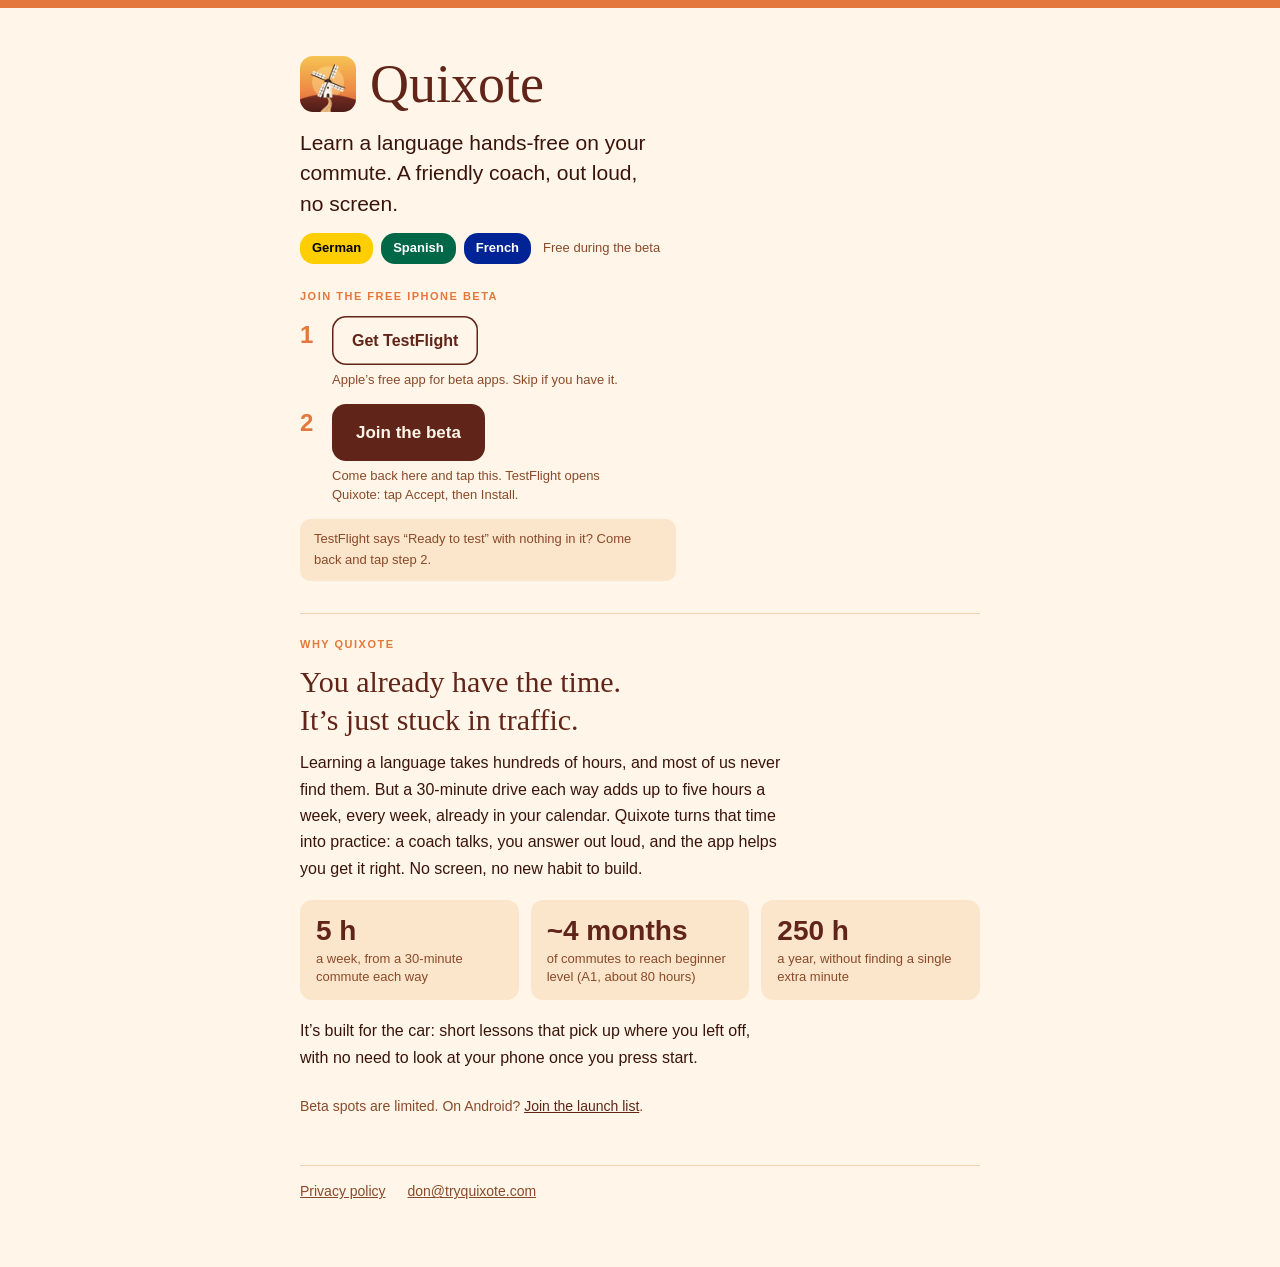
<file: index.html>
<!doctype html>
<html lang="en">
<head>
<meta charset="utf-8">
<meta name="viewport" content="width=device-width, initial-scale=1">
<title>Quixote · Learn a language on your commute</title>
<meta name="description" content="Learn a language hands-free on your commute. A friendly coach, out loud, no screen. German, Spanish and French.">
<meta property="og:title" content="Quixote">
<meta property="og:description" content="Learn a language hands-free on your commute.">
<meta property="og:image" content="https://tryquixote.com/icon.png">
<meta name="theme-color" content="#FFF6E9">
<link rel="icon" href="/favicon.png">
<link rel="apple-touch-icon" href="/apple-touch-icon.png">
<link rel="stylesheet" href="/style.css">
<script>
!function(t,e){var o,n,p,r;e.__SV||(window.posthog=e,e._i=[],e.init=function(i,s,a){function g(t,e){var o=e.split(".");2==o.length&&(t=t[o[0]],e=o[1]),t[e]=function(){t.push([e].concat(Array.prototype.slice.call(arguments,0)))}}(p=t.createElement("script")).type="text/javascript",p.crossOrigin="anonymous",p.async=!0,p.src=s.api_host.replace(".i.posthog.com","-assets.i.posthog.com")+"/static/array.js",(r=t.getElementsByTagName("script")[0]).parentNode.insertBefore(p,r);var u=e;for(void 0!==a?u=e[a]=[]:a="posthog",u.people=u.people||[],u.toString=function(t){var e="posthog";return"posthog"!==a&&(e+="."+a),t||(e+=" (stub)"),e},u.people.toString=function(){return u.toString(1)+".people (stub)"},o="capture identify alias people.set people.set_once set_config register register_once unregister opt_out_capturing has_opted_out_capturing opt_in_capturing reset".split(" "),n=0;n<o.length;n++)g(u,o[n]);e._i.push([i,s,a])},e.__SV=1)}(document,window.posthog||[]);
// Cookieless: nothing is stored in the browser, so each visit counts on its own.
posthog.init('phc_tbbDS4yvVKEzCw4Qt7cYKvXrkmRtzE3b4XZtyAKqno43', {
  api_host: 'https://us.i.posthog.com',
  persistence: 'memory',
  person_profiles: 'identified_only',
  autocapture: false,
  capture_pageview: true,
  capture_pageleave: false,
  disable_session_recording: true,
  disable_surveys: true,
  advanced_disable_feature_flags: true
});
posthog.register({ source: 'website' });
document.addEventListener('click', function (e) {
  var a = e.target.closest && e.target.closest('a[href]');
  if (!a) return;
  var h = a.href, ev = null;
  if (h.indexOf('testflight.apple.com/join') > -1) ev = 'site_beta_clicked';
  else if (h.indexOf('apps.apple.com/app/testflight') > -1) ev = 'site_testflight_app_clicked';
  else if (h.indexOf('tally.so') > -1) ev = 'site_launch_list_clicked';
  if (ev) posthog.capture(ev, { link_text: (a.textContent || '').trim().slice(0, 60), path: location.pathname }, { transport: 'sendBeacon' });
});
</script>
</head>
<body>
<main class="page">
  <div class="brand">
    <img src="/icon.png" alt="">
    <p class="brand-name">Quixote</p>
  </div>
  <p class="lede">Learn a language hands-free on your commute. A friendly coach, out loud, no screen.</p>
  <div class="chips">
    <span class="chip de">German</span>
    <span class="chip es">Spanish</span>
    <span class="chip fr">French</span>
    <span class="chip-note">Free during the beta</span>
  </div>

  <div class="join">
    <p class="eyebrow">JOIN THE FREE IPHONE BETA</p>
    <div class="join-step">
      <b>1</b>
      <div><a class="button secondary" href="https://apps.apple.com/app/testflight/id899247664">Get TestFlight</a><span>Apple’s free app for beta apps. Skip if you have it.</span></div>
    </div>
    <div class="join-step">
      <b>2</b>
      <div><a class="button" href="https://testflight.apple.com/join/cpmCqY84">Join the beta</a><span>Come back here and tap this. TestFlight opens Quixote: tap Accept, then Install.</span></div>
    </div>
    <p class="join-tip">TestFlight says “Ready to test” with nothing in it? Come back and tap step 2.</p>
  </div>

  <section class="section">
    <p class="eyebrow">WHY QUIXOTE</p>
    <p class="headline">You already have the time. It’s just stuck in traffic.</p>
    <p class="body">Learning a language takes hundreds of hours, and most of us never find them. But a 30-minute drive each way adds up to five hours a week, every week, already in your calendar. Quixote turns that time into practice: a coach talks, you answer out loud, and the app helps you get it right. No screen, no new habit to build.</p>
    <div class="stats">
      <div class="stat"><b>5 h</b><span>a week, from a 30-minute commute each way</span></div>
      <div class="stat"><b>~4 months</b><span>of commutes to reach beginner level (A1, about 80 hours)</span></div>
      <div class="stat"><b>250 h</b><span>a year, without finding a single extra minute</span></div>
    </div>
    <p class="body">It’s built for the car: short lessons that pick up where you left off, with no need to look at your phone once you press start.</p>
  </section>

  <p class="small">Beta spots are limited. On Android? <a href="https://tally.so/r/Z9oGxv">Join the launch list</a>.</p>

  <footer>
    <a href="/privacy/">Privacy policy</a>
    <a href="mailto:don@tryquixote.com">don@tryquixote.com</a>
  </footer>
</main>
<script>
// Invite links from profiles (tryquixote.com/?ref=CODE): pass the inviter's code on to the
// launch-list form, so both people get their 3 free months.
(function () {
  var ref = new URLSearchParams(location.search).get('ref');
  if (!ref || !/^[a-z0-9]{4,16}$/i.test(ref)) return;
  document.querySelectorAll('a[href*="tally.so"]').forEach(function (a) {
    var u = new URL(a.href); u.searchParams.set('ref', ref); a.href = u.toString();
  });
})();
</script>
</body>
</html>
</file>
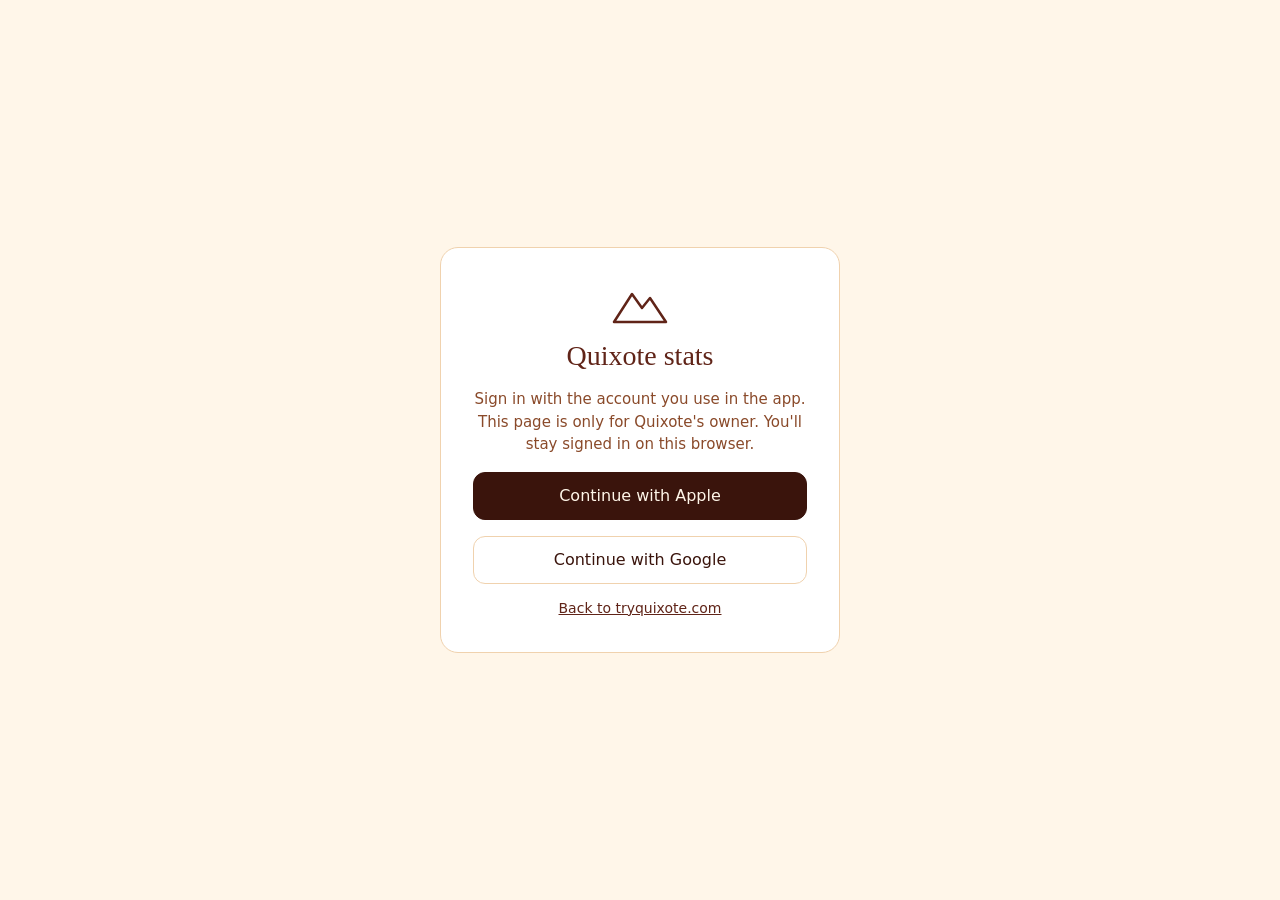
<file: admin/index.html>
<!doctype html>
<html lang="en">
<head>
<meta charset="utf-8">
<meta name="viewport" content="width=device-width, initial-scale=1">
<title>Quixote stats</title>
<meta name="robots" content="noindex, nofollow">
<link rel="icon" href="/favicon.png">
<link rel="apple-touch-icon" href="/apple-touch-icon.png">
<!--
  Private stats page (Nov 25, 2026): tryquixote.com/admin/
  Sign in with Apple or Google (the same Supabase accounts as the app). The page calls the
  Supabase Edge Function `admin-stats`, which only answers for the owner's user id and
  fetches the PostHog endpoint `quixote_admin_daily` server-side. No secrets live here:
  the key below is Supabase's publishable key (public by design).
  Staying signed in: the session is kept in this browser's localStorage and refreshed
  automatically, so a bookmark opens straight to the stats.
  No PostHog snippet on purpose: the owner's visits here shouldn't count as site traffic.
-->
<style>
  :root { --bg:#FFF6E9; --tile:#FBE6CC; --line:#F0D2AE; --ink:#3A140C; --muted:#8A4A2A; --accent:#E4783C; --second:#602418; --head:Georgia,'Times New Roman',serif; --body:-apple-system,system-ui,'Segoe UI',Helvetica,Arial,sans-serif; }
  * { box-sizing: border-box; }
  body { margin: 0; background: var(--bg); color: var(--ink); font-family: var(--body); }
  a { color: var(--second); }
  .wrap { max-width: 1160px; margin: 0 auto; padding: 32px 24px 56px; display: flex; flex-direction: column; gap: 24px; }
  header { display: flex; flex-wrap: wrap; align-items: center; justify-content: space-between; gap: 16px; }
  .title { margin: 0; font-family: var(--head); font-size: 30px; color: var(--second); }
  .lbl { font-size: 13px; color: var(--muted); margin: 0; }
  .controls { display: flex; flex-wrap: wrap; align-items: center; gap: 10px; }
  .seg { display: flex; background: var(--tile); border-radius: 999px; padding: 4px; }
  .seg button { border: 0; background: transparent; color: var(--second); font: inherit; font-size: 14px; padding: 10px 16px; border-radius: 999px; cursor: pointer; }
  .seg button[aria-pressed="true"] { background: var(--second); color: var(--bg); }
  .check { display: flex; align-items: center; gap: 8px; font-size: 14px; color: var(--second); padding: 10px 4px; }
  .check input { width: 18px; height: 18px; accent-color: var(--second); }
  .linkbtn { background: none; border: 0; font: inherit; font-size: 14px; color: var(--second); text-decoration: underline; cursor: pointer; padding: 10px 4px; }
  .grid4 { display: grid; grid-template-columns: repeat(auto-fit, minmax(220px, 1fr)); gap: 16px; }
  .grid2 { display: grid; grid-template-columns: repeat(auto-fit, minmax(min(420px, 100%), 1fr)); gap: 16px; }
  .grid3 { display: grid; grid-template-columns: repeat(auto-fit, minmax(min(300px, 100%), 1fr)); gap: 16px; }
  .card { background: #fff; border: 1px solid var(--line); border-radius: 14px; padding: 20px; min-width: 0; }
  .big { font-family: var(--head); font-size: 40px; margin: 6px 0 4px; }
  h2 { font-family: var(--head); font-size: 20px; font-weight: normal; margin: 0 0 14px; }
  .bars { display: flex; align-items: flex-end; gap: 3px; height: 160px; border-bottom: 1px solid var(--line); }
  .bars div { flex: 1; min-width: 2px; border-radius: 3px 3px 0 0; }
  .axis { display: flex; justify-content: space-between; margin-top: 8px; }
  .meter { height: 10px; background: var(--tile); border-radius: 5px; margin-top: 6px; }
  .meter div { height: 10px; background: var(--accent); border-radius: 5px; }
  table { width: 100%; border-collapse: collapse; font-size: 14px; }
  td, th { padding: 8px 6px; border-bottom: 1px solid var(--line); }
  th { color: var(--muted); font-weight: normal; }
  .center { min-height: 100vh; display: flex; align-items: center; justify-content: center; padding: 24px; }
  .signin { width: 100%; max-width: 400px; background: #fff; border: 1px solid var(--line); border-radius: 18px; padding: 36px 32px; display: flex; flex-direction: column; gap: 16px; text-align: center; }
  .btn { display: flex; align-items: center; justify-content: center; gap: 10px; min-height: 48px; border-radius: 12px; text-decoration: none; font-size: 16px; border: 1px solid var(--line); background: #fff; color: var(--ink); cursor: pointer; font-family: inherit; }
  .btn.dark { background: var(--ink); color: var(--bg); border-color: var(--ink); }
  .note { background: var(--tile); border-radius: 10px; padding: 12px; font-size: 14px; color: var(--second); line-height: 1.45; }
  [hidden] { display: none !important; }
</style>
</head>
<body>

<div id="signin" class="center" hidden>
  <div class="signin">
    <svg aria-hidden="true" width="56" height="40" viewBox="0 0 56 40" style="margin:0 auto"><path d="M2 38 L20 10 L30 24 L38 14 L54 38 Z" fill="none" stroke="#602418" stroke-width="2.5" stroke-linejoin="round"/></svg>
    <p class="title" style="font-size:28px">Quixote stats</p>
    <p id="signin-msg" style="margin:0;font-size:15px;color:var(--muted);line-height:1.5">Sign in with the account you use in the app. This page is only for Quixote's owner. You'll stay signed in on this browser.</p>
    <button class="btn dark" data-provider="apple" type="button">Continue with Apple</button>
    <button class="btn" data-provider="google" type="button">Continue with Google</button>
    <a href="/" style="font-size:14px">Back to tryquixote.com</a>
  </div>
</div>

<div id="denied" class="center" hidden>
  <div class="signin">
    <p class="title" style="font-size:28px">This page isn't for your account</p>
    <p id="denied-msg" class="note"></p>
    <button class="btn" id="denied-out" type="button">Sign out</button>
    <a href="/" style="font-size:14px">Back to tryquixote.com</a>
  </div>
</div>

<div id="loading" class="center"><p class="lbl" role="status">Loading…</p></div>

<main id="stats" class="wrap" hidden>
  <header>
    <div style="display:flex;flex-direction:column;gap:4px">
      <h1 class="title">Quixote · Stats</h1>
      <p class="lbl" id="updated">Private. Only your account can open this page.</p>
    </div>
    <div class="controls">
      <div class="seg" role="group" aria-label="Date range">
        <button type="button" data-days="7" aria-pressed="false">7 days</button>
        <button type="button" data-days="30" aria-pressed="true">30 days</button>
        <button type="button" data-days="90" aria-pressed="false">90 days</button>
      </div>
      <label class="check"><input type="checkbox" id="owner">Include my phones</label>
      <button class="linkbtn" id="signout" type="button">Sign out</button>
    </div>
  </header>

  <section class="grid4" aria-label="Headline numbers">
    <div class="card"><p class="lbl">Total learners</p><p class="big" id="k-learners">–</p><p class="lbl">All time · spoke or learned 1+ min</p></div>
    <div class="card"><p class="lbl">Daily active users</p><p class="big" id="k-dau">–</p><p class="lbl" id="k-dau-sub">Average per day</p></div>
    <div class="card"><p class="lbl">Sessions per user</p><p class="big" id="k-spu">–</p><p class="lbl" id="k-spu-sub">App opens per user</p></div>
    <div class="card"><p class="lbl">Minutes per learner</p><p class="big" id="k-mpl">–</p><p class="lbl" id="k-mpl-sub">Goal: 180 (blue belt)</p></div>
  </section>

  <section class="grid2">
    <div class="card"><h2>Daily active users</h2><div class="bars" id="c-dau" role="img"></div><div class="axis"><span class="lbl" id="c-dau-from"></span><span class="lbl">Today</span></div></div>
    <div class="card"><h2>Minutes learned per day</h2><div class="bars" id="c-min" role="img"></div><div class="axis"><span class="lbl" id="c-min-from"></span><span class="lbl">Today</span></div><p class="lbl" id="c-min-total" style="margin-top:10px"></p></div>
  </section>

  <section class="grid3">
    <div class="card"><h2>Learners by language</h2><div id="langs" style="display:flex;flex-direction:column;gap:12px"></div></div>
    <div class="card"><h2>Lessons completed</h2><p class="big" id="k-lessons" style="margin-top:0">–</p><p class="lbl" id="k-lessons-sub"></p></div>
    <div class="card"><h2>Where learners are</h2><table id="cities"></table></div>
  </section>

  <section class="grid2">
    <div class="card"><h2>Come back next week?</h2><div style="overflow-x:auto"><table id="retention" style="text-align:center"></table></div><p class="lbl" style="margin-top:8px">People by the week they first opened the app, and the share who opened it again in each later week. All time.</p></div>
    <div class="card"><h2>Website → app</h2>
      <div style="display:grid;grid-template-columns:repeat(3,minmax(0,1fr));gap:12px">
        <div><p class="lbl">Visitors</p><p class="big" style="font-size:32px" id="w-vis">–</p></div>
        <div><p class="lbl">TestFlight clicks</p><p class="big" style="font-size:32px" id="w-tf">–</p></div>
        <div><p class="lbl">Launch list clicks</p><p class="big" style="font-size:32px" id="w-list">–</p></div>
      </div>
      <p class="lbl" style="margin-top:8px">Unique people in the range. Claude test visits left out.</p>
    </div>
  </section>

  <p class="lbl" style="text-align:center" id="footnote">Not counted: Apple's reviewers (Cupertino). Numbers come from PostHog and refresh about every 15 minutes.</p>
</main>

<script>
(function () {
  var SUPABASE = 'https://exntmwlfnkxvxerklzfz.supabase.co';
  var KEY = 'sb_publishable_ogPk11HKYRudifqfE2KYfQ_zc019uKG'; // publishable; the function decides access
  var FN = SUPABASE + '/functions/v1/admin-stats';
  var STORE = 'qx_admin_session';
  var HERE = location.origin + '/admin/';
  var $ = function (id) { return document.getElementById(id); };
  var LANG = { de: 'German', es: 'Spanish', fr: 'French', it: 'Italian', ar: 'Arabic' };

  function show(id) { ['signin', 'denied', 'loading', 'stats'].forEach(function (x) { $(x).hidden = x !== id; }); }
  function load() { try { return JSON.parse(localStorage.getItem(STORE) || 'null'); } catch (e) { return null; } }
  function save(s) { try { localStorage.setItem(STORE, JSON.stringify(s)); } catch (e) {} }
  function clear() { try { localStorage.removeItem(STORE); } catch (e) {} }

  // 1. Coming back from Apple/Google: Supabase puts the session in the URL hash.
  var hash = new URLSearchParams(location.hash.slice(1));
  if (hash.get('access_token') && hash.get('refresh_token')) {
    save({ access_token: hash.get('access_token'), refresh_token: hash.get('refresh_token'),
           expires_at: Math.floor(Date.now() / 1000) + Number(hash.get('expires_in') || 3600) });
    history.replaceState(null, '', HERE);
  } else if (hash.get('error_description')) {
    $('signin-msg').textContent = 'Sign-in didn’t finish: ' + hash.get('error_description');
    history.replaceState(null, '', HERE);
  }

  document.querySelectorAll('[data-provider]').forEach(function (b) {
    b.addEventListener('click', function () {
      location.href = SUPABASE + '/auth/v1/authorize?provider=' + b.dataset.provider + '&redirect_to=' + encodeURIComponent(HERE);
    });
  });

  function signOut() {
    var s = load(); clear();
    if (s) fetch(SUPABASE + '/auth/v1/logout', { method: 'POST', headers: { apikey: KEY, Authorization: 'Bearer ' + s.access_token } }).catch(function () {});
    show('signin');
  }
  $('signout').addEventListener('click', signOut);
  $('denied-out').addEventListener('click', signOut);

  // 2. Keep the session fresh (access tokens last ~1 h; the refresh token keeps you signed in).
  function fresh() {
    var s = load();
    if (!s) return Promise.resolve(null);
    if (s.expires_at - 60 > Date.now() / 1000) return Promise.resolve(s);
    return fetch(SUPABASE + '/auth/v1/token?grant_type=refresh_token', {
      method: 'POST', headers: { apikey: KEY, 'Content-Type': 'application/json' },
      body: JSON.stringify({ refresh_token: s.refresh_token })
    }).then(function (r) { return r.ok ? r.json() : null; }).then(function (j) {
      if (!j || !j.access_token) { clear(); return null; }
      var n = { access_token: j.access_token, refresh_token: j.refresh_token,
                expires_at: j.expires_at || Math.floor(Date.now() / 1000) + (j.expires_in || 3600) };
      save(n); return n;
    }).catch(function () { return s; });
  }

  // 3. Fetch rows from the function.
  var rows = [], days = 30, withOwner = false;
  function start() {
    show('loading');
    fresh().then(function (s) {
      if (!s) { show('signin'); return; }
      return fetch(FN, { headers: { apikey: KEY, Authorization: 'Bearer ' + s.access_token } }).then(function (r) {
        return r.json().catch(function () { return {}; }).then(function (j) { return { status: r.status, body: j }; });
      }).then(function (res) {
        if (res.status === 401) { clear(); show('signin'); return; }
        if (res.status === 403) { $('denied-msg').textContent = 'You’re signed in, but this account isn’t the owner’s. Sign out and use the account you set up as owner.'; show('denied'); return; }
        if (res.status !== 200) { $('denied-msg').textContent = 'Couldn’t load the numbers (' + (res.body.error || res.status) + '). Try again in a minute.'; $('denied').querySelector('.title').textContent = 'Something went wrong'; show('denied'); return; }
        rows = toObjects(res.body);
        $('updated').textContent = 'Private. Only your account can open this page. Updated ' + new Date(res.body.fetched_at || Date.now()).toLocaleTimeString([], { hour: 'numeric', minute: '2-digit' }) + '.';
        show('stats'); render();
      });
    }).catch(function () { $('denied-msg').textContent = 'Couldn’t reach the server. Check your connection and reload.'; show('denied'); });
  }

  var COLS = ['kind', 'day', 'pid', 'owner', 'city', 'langs', 'opens', 'turns', 'minutes', 'lessons', 'pageviews', 'tf_clicks', 'list_clicks'];
  function toObjects(body) {
    var cols = body.columns || COLS;
    return (body.results || []).map(function (r) {
      if (!Array.isArray(r)) return r;
      var o = {}; cols.forEach(function (c, i) { o[c] = r[i]; }); return o;
    }).map(function (o) {
      o.owner = o.owner === true || o.owner === 1 || o.owner === '1';
      ['opens', 'turns', 'minutes', 'lessons', 'pageviews', 'tf_clicks', 'list_clicks'].forEach(function (k) { o[k] = Number(o[k]) || 0; });
      if (typeof o.langs === 'string') { try { o.langs = JSON.parse(o.langs.replace(/'/g, '"')); } catch (e) { o.langs = []; } }
      o.langs = o.langs || [];
      return o;
    });
  }

  // 4. Number crunching, all in the browser.
  function isoDay(d) { return d.toISOString().slice(0, 10); }
  function dayList(n) { var out = [], t = new Date(); for (var i = n - 1; i >= 0; i--) { var d = new Date(Date.UTC(t.getUTCFullYear(), t.getUTCMonth(), t.getUTCDate() - i)); out.push(isoDay(d)); } return out; }
  function uniq(list) { var s = {}; list.forEach(function (x) { s[x] = 1; }); return Object.keys(s).length; }
  function fmt(n, dp) { return (Math.round(n * Math.pow(10, dp)) / Math.pow(10, dp)).toFixed(dp); }
  function short(d) { return new Date(d + 'T12:00:00Z').toLocaleDateString([], { month: 'short', day: 'numeric', timeZone: 'UTC' }); }

  function bars(el, list, color, label) {
    var max = Math.max.apply(null, list.map(function (x) { return x.v; }).concat([1]));
    el.innerHTML = '';
    list.forEach(function (x) {
      var b = document.createElement('div');
      b.style.height = x.v ? Math.max(4, x.v / max * 100) + '%' : '2%';
      b.style.background = x.v ? color : 'var(--line)';
      b.title = short(x.d) + ': ' + (Math.round(x.v * 10) / 10);
      el.appendChild(b);
    });
    el.setAttribute('aria-label', label);
  }

  function render() {
    var app = rows.filter(function (r) { return r.kind === 'app' && (withOwner || !r.owner); });
    var web = rows.filter(function (r) { return r.kind === 'web'; });
    var range = dayList(days), from = range[0];
    var inApp = app.filter(function (r) { return r.day >= from; });
    var inWeb = web.filter(function (r) { return r.day >= from; });

    // Learners, all time: spoke at least once or finished a minute.
    var per = {};
    app.forEach(function (r) { var p = per[r.pid] = per[r.pid] || { t: 0, m: 0 }; p.t += r.turns; p.m += r.minutes; });
    $('k-learners').textContent = Object.keys(per).filter(function (k) { return per[k].t > 0 || per[k].m >= 1; }).length;

    // Daily actives.
    var byDay = {}; range.forEach(function (d) { byDay[d] = { users: 0, min: 0 }; });
    inApp.forEach(function (r) { if (!byDay[r.day]) return; if (r.opens > 0) byDay[r.day].users++; byDay[r.day].min += r.minutes; });
    var dauList = range.map(function (d) { return { d: d, v: byDay[d].users }; });
    var total = dauList.reduce(function (a, x) { return a + x.v; }, 0);
    var peak = dauList.reduce(function (a, x) { return x.v > a.v ? x : a; }, { v: 0 });
    $('k-dau').textContent = fmt(total / days, 1);
    $('k-dau-sub').textContent = 'Average per day' + (peak.v ? ' · peak ' + peak.v + ' on ' + short(peak.d) : '');
    bars($('c-dau'), dauList, 'var(--accent)', 'Daily active users, last ' + days + ' days, peak ' + peak.v);
    $('c-dau-from').textContent = short(from);

    // Sessions (app opens) per user.
    var opens = inApp.reduce(function (a, r) { return a + r.opens; }, 0);
    var openers = uniq(inApp.filter(function (r) { return r.opens > 0; }).map(function (r) { return r.pid; }));
    $('k-spu').textContent = openers ? fmt(opens / openers, 1) : '–';
    $('k-spu-sub').textContent = 'App opens per user, last ' + days + ' days';

    // Minutes.
    var mins = {}; inApp.forEach(function (r) { mins[r.pid] = (mins[r.pid] || 0) + r.minutes; });
    var minTotal = Object.keys(mins).reduce(function (a, k) { return a + mins[k]; }, 0);
    var minLearners = Object.keys(mins).filter(function (k) { return mins[k] >= 1; }).length;
    $('k-mpl').textContent = minLearners ? fmt(minTotal / minLearners, 1) : '–';
    $('k-mpl-sub').textContent = 'Last ' + days + ' days · goal: 180 (blue belt)';
    var minList = range.map(function (d) { return { d: d, v: byDay[d].min }; });
    bars($('c-min'), minList, 'var(--second)', 'Minutes learned per day, ' + Math.round(minTotal) + ' total');
    $('c-min-from').textContent = short(from);
    $('c-min-total').textContent = Math.round(minTotal) + ' minutes total in this range.';

    // Languages: people who started a lesson in each.
    var langs = {};
    inApp.forEach(function (r) { r.langs.forEach(function (l) { (langs[l] = langs[l] || {})[r.pid] = 1; }); });
    var lk = Object.keys(langs).map(function (l) { return { l: l, n: Object.keys(langs[l]).length }; }).sort(function (a, b) { return b.n - a.n; });
    var lmax = lk.length ? lk[0].n : 1;
    $('langs').innerHTML = lk.length ? lk.map(function (x) {
      return '<div><div style="display:flex;justify-content:space-between;font-size:14px"><span>' + (LANG[x.l] || x.l) + '</span><span>' + x.n + '</span></div><div class="meter"><div style="width:' + (x.n / lmax * 100) + '%"></div></div></div>';
    }).join('') : '<p class="lbl">No lessons started in this range.</p>';

    // Lessons completed, by week.
    var lessons = inApp.reduce(function (a, r) { return a + r.lessons; }, 0);
    $('k-lessons').textContent = lessons;
    $('k-lessons-sub').textContent = 'Last ' + days + ' days';

    // Cities: each learner's most recent city.
    var city = {};
    inApp.slice().sort(function (a, b) { return a.day < b.day ? -1 : 1; }).forEach(function (r) { if (r.city) city[r.pid] = r.city; });
    var cc = {}; Object.keys(city).forEach(function (p) { cc[city[p]] = (cc[city[p]] || 0) + 1; });
    var cl = Object.keys(cc).sort(function (a, b) { return cc[b] - cc[a]; });
    $('cities').innerHTML = cl.length ? cl.slice(0, 8).map(function (c) { return '<tr><td>' + c.replace(/</g, '&lt;') + '</td><td style="text-align:right">' + cc[c] + '</td></tr>'; }).join('') : '<tr><td class="lbl">No locations in this range.</td></tr>';

    // Retention, all time: weeks start Sunday (UTC), like PostHog.
    function week(d) { var t = new Date(d + 'T00:00:00Z'); t.setUTCDate(t.getUTCDate() - t.getUTCDay()); return isoDay(t); }
    var first = {}, active = {};
    app.filter(function (r) { return r.opens > 0; }).forEach(function (r) {
      var w = week(r.day); if (!first[r.pid] || w < first[r.pid]) first[r.pid] = w; (active[r.pid] = active[r.pid] || {})[w] = 1;
    });
    var cohorts = {}; Object.keys(first).forEach(function (p) { (cohorts[first[p]] = cohorts[first[p]] || []).push(p); });
    var weeks = Object.keys(cohorts).sort().slice(-4);
    var head = '<tr><th style="text-align:left">First week</th><th>People</th><th>Wk 1</th><th>Wk 2</th><th>Wk 3</th></tr>';
    $('retention').innerHTML = head + (weeks.length ? weeks.map(function (w) {
      var ps = cohorts[w], cells = '';
      for (var i = 1; i <= 3; i++) {
        var t = new Date(w + 'T00:00:00Z'); t.setUTCDate(t.getUTCDate() + 7 * i); var wk = isoDay(t);
        if (wk > isoDay(new Date())) { cells += '<td></td>'; continue; }
        var back = ps.filter(function (p) { return active[p][wk]; }).length, pct = Math.round(back / ps.length * 100);
        cells += '<td style="background:' + (pct ? 'var(--accent)' : 'var(--tile)') + '">' + pct + '%</td>';
      }
      return '<tr><td style="text-align:left">' + short(w) + '</td><td>' + ps.length + '</td>' + cells + '</tr>';
    }).join('') : '<tr><td colspan="5" class="lbl">No app opens yet.</td></tr>');

    // Website.
    $('w-vis').textContent = uniq(inWeb.filter(function (r) { return r.pageviews > 0; }).map(function (r) { return r.pid; }));
    $('w-tf').textContent = uniq(inWeb.filter(function (r) { return r.tf_clicks > 0; }).map(function (r) { return r.pid; }));
    $('w-list').textContent = uniq(inWeb.filter(function (r) { return r.list_clicks > 0; }).map(function (r) { return r.pid; }));

    $('footnote').textContent = 'Not counted: Apple’s reviewers (Cupertino)' + (withOwner ? '' : ' and your 3 test phones') + '. Numbers come from PostHog and refresh about every 15 minutes.';
  }

  document.querySelectorAll('[data-days]').forEach(function (b) {
    b.addEventListener('click', function () {
      days = Number(b.dataset.days);
      document.querySelectorAll('[data-days]').forEach(function (x) { x.setAttribute('aria-pressed', String(x === b)); });
      render();
    });
  });
  $('owner').addEventListener('change', function (e) { withOwner = e.target.checked; render(); });

  start();
})();
</script>
</body>
</html>
</file>
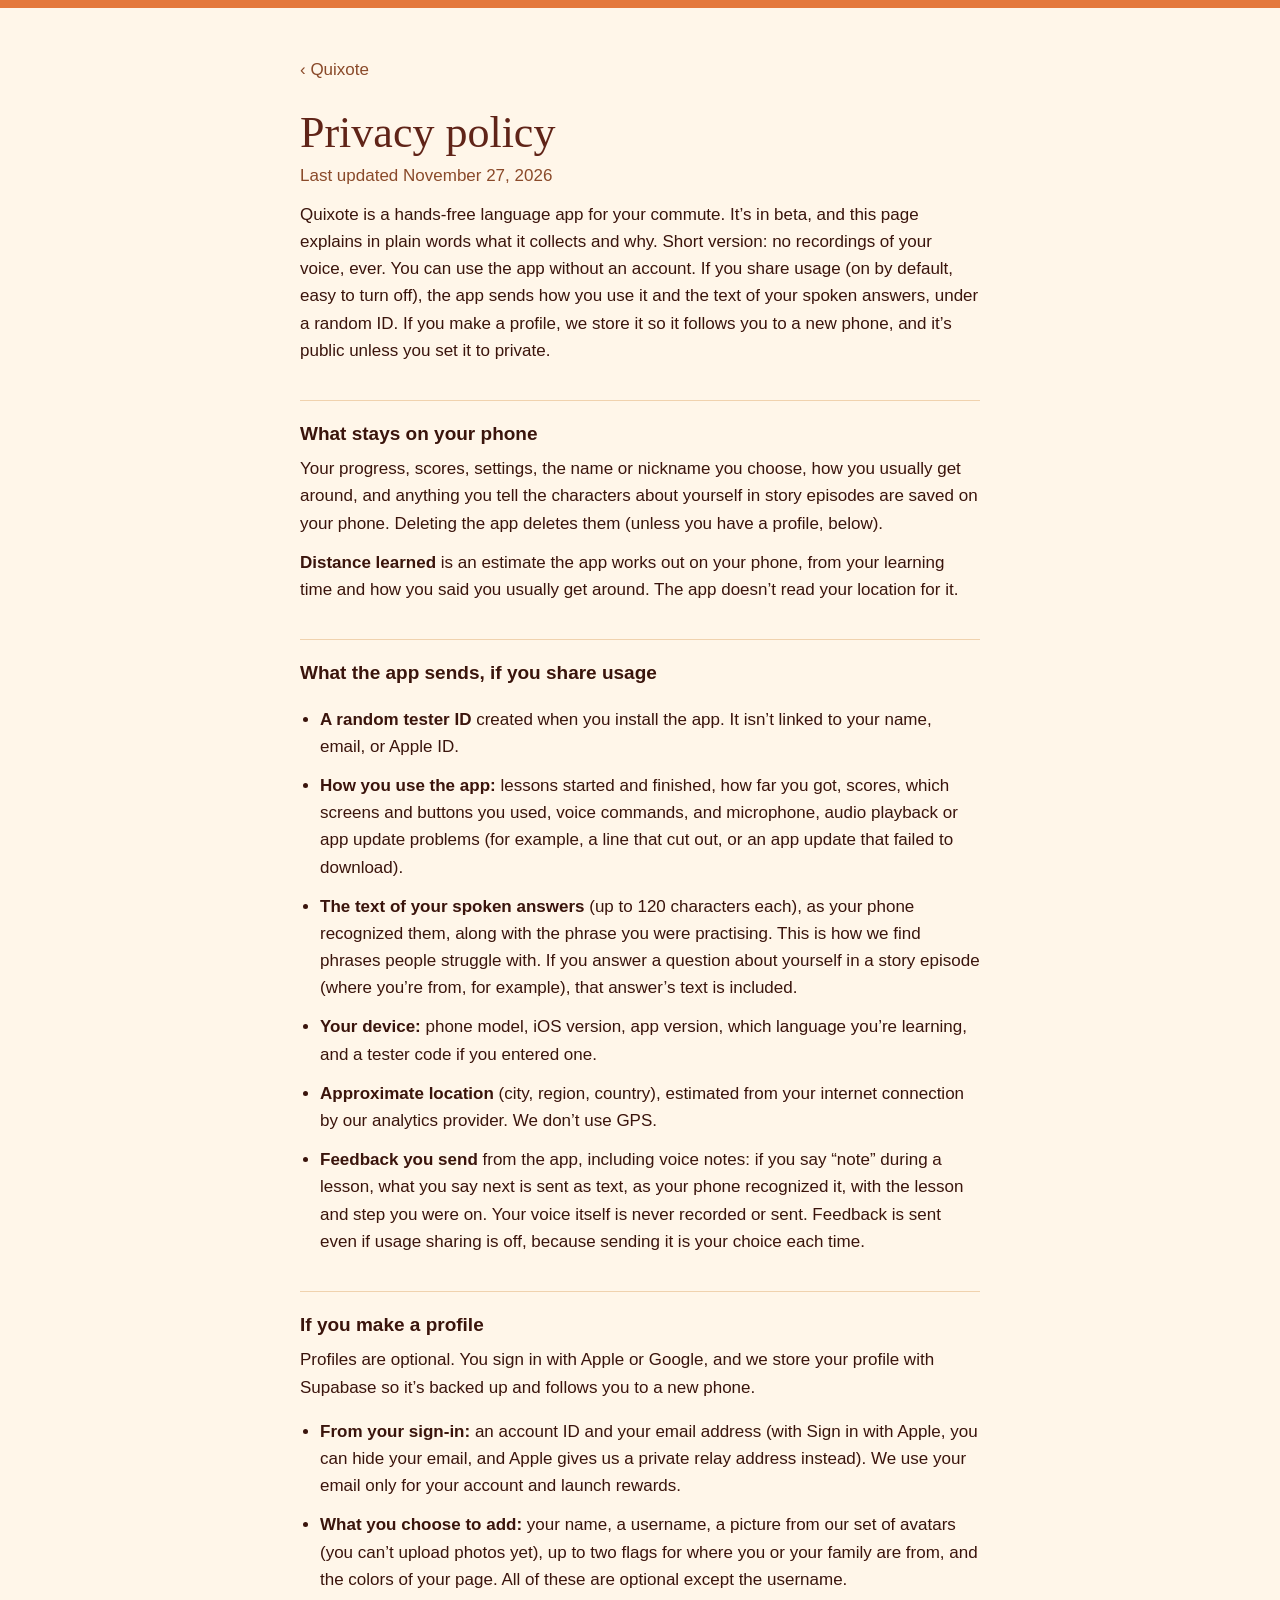
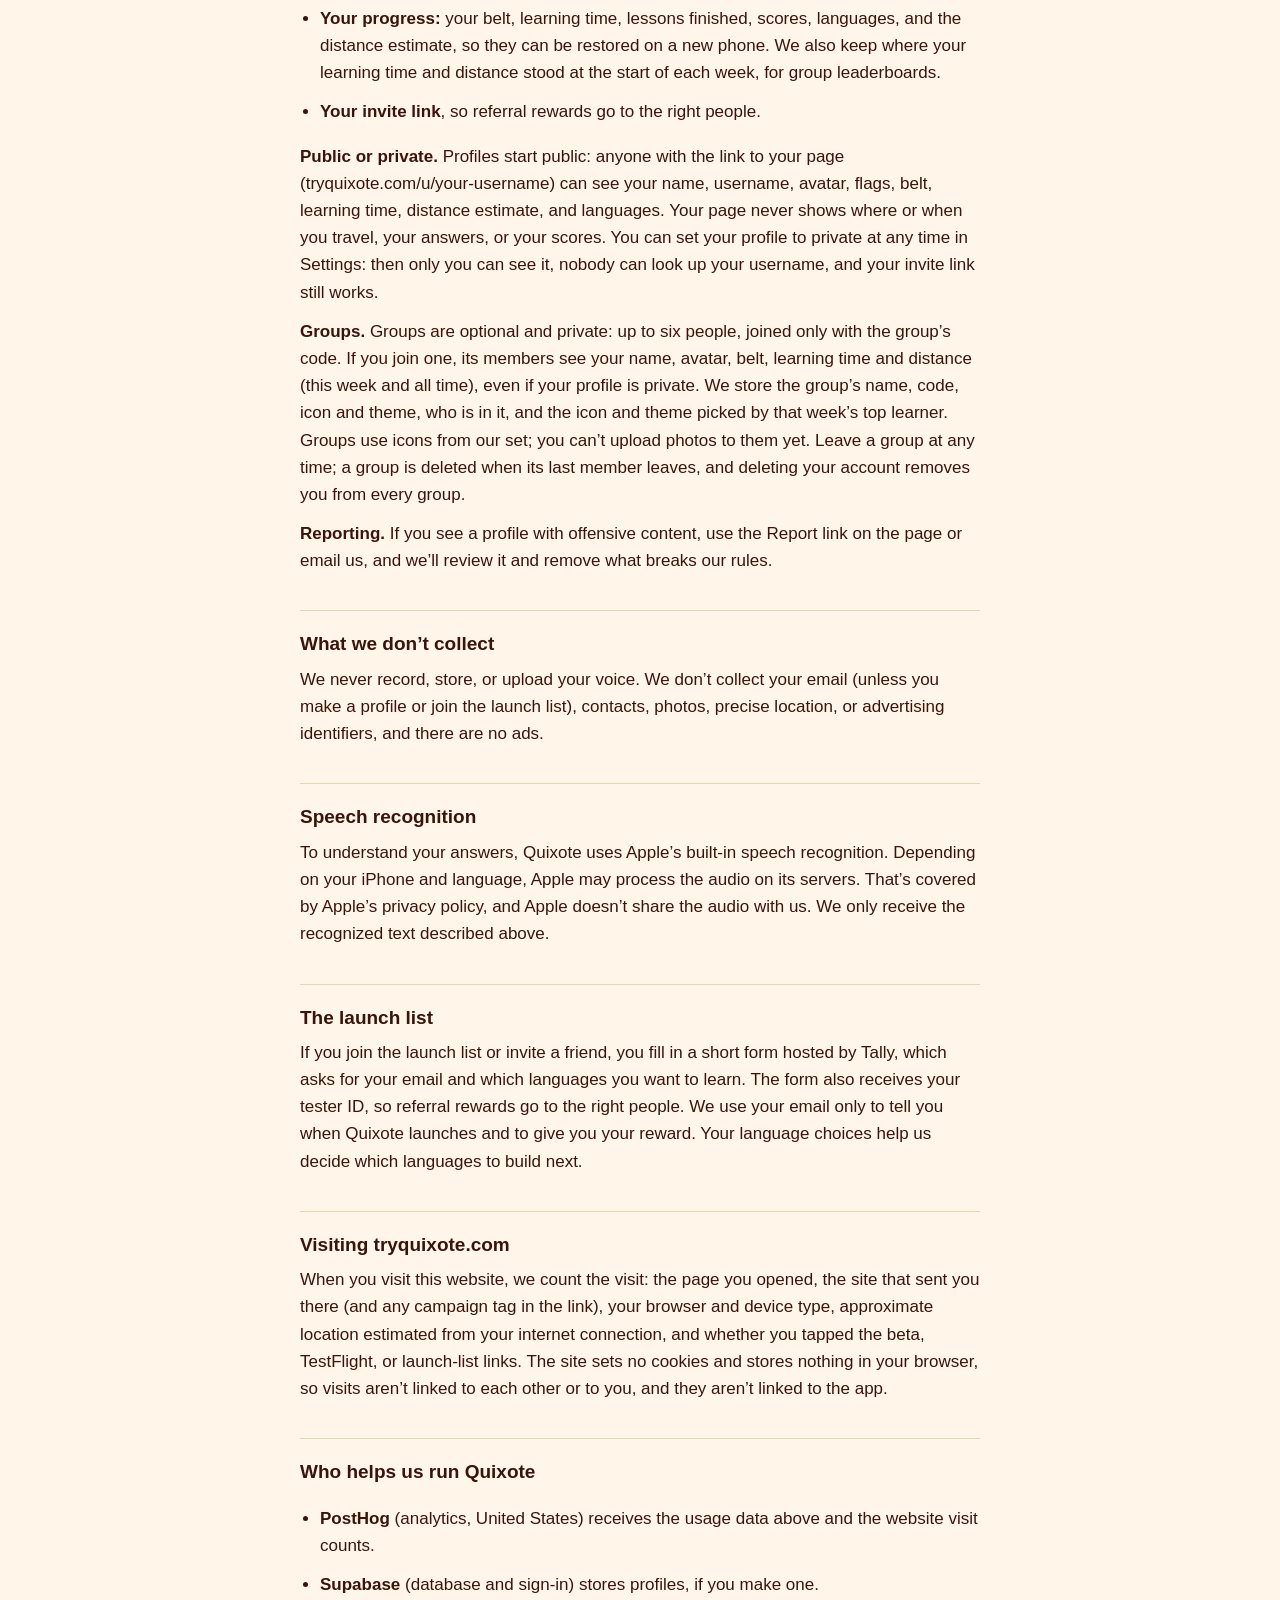
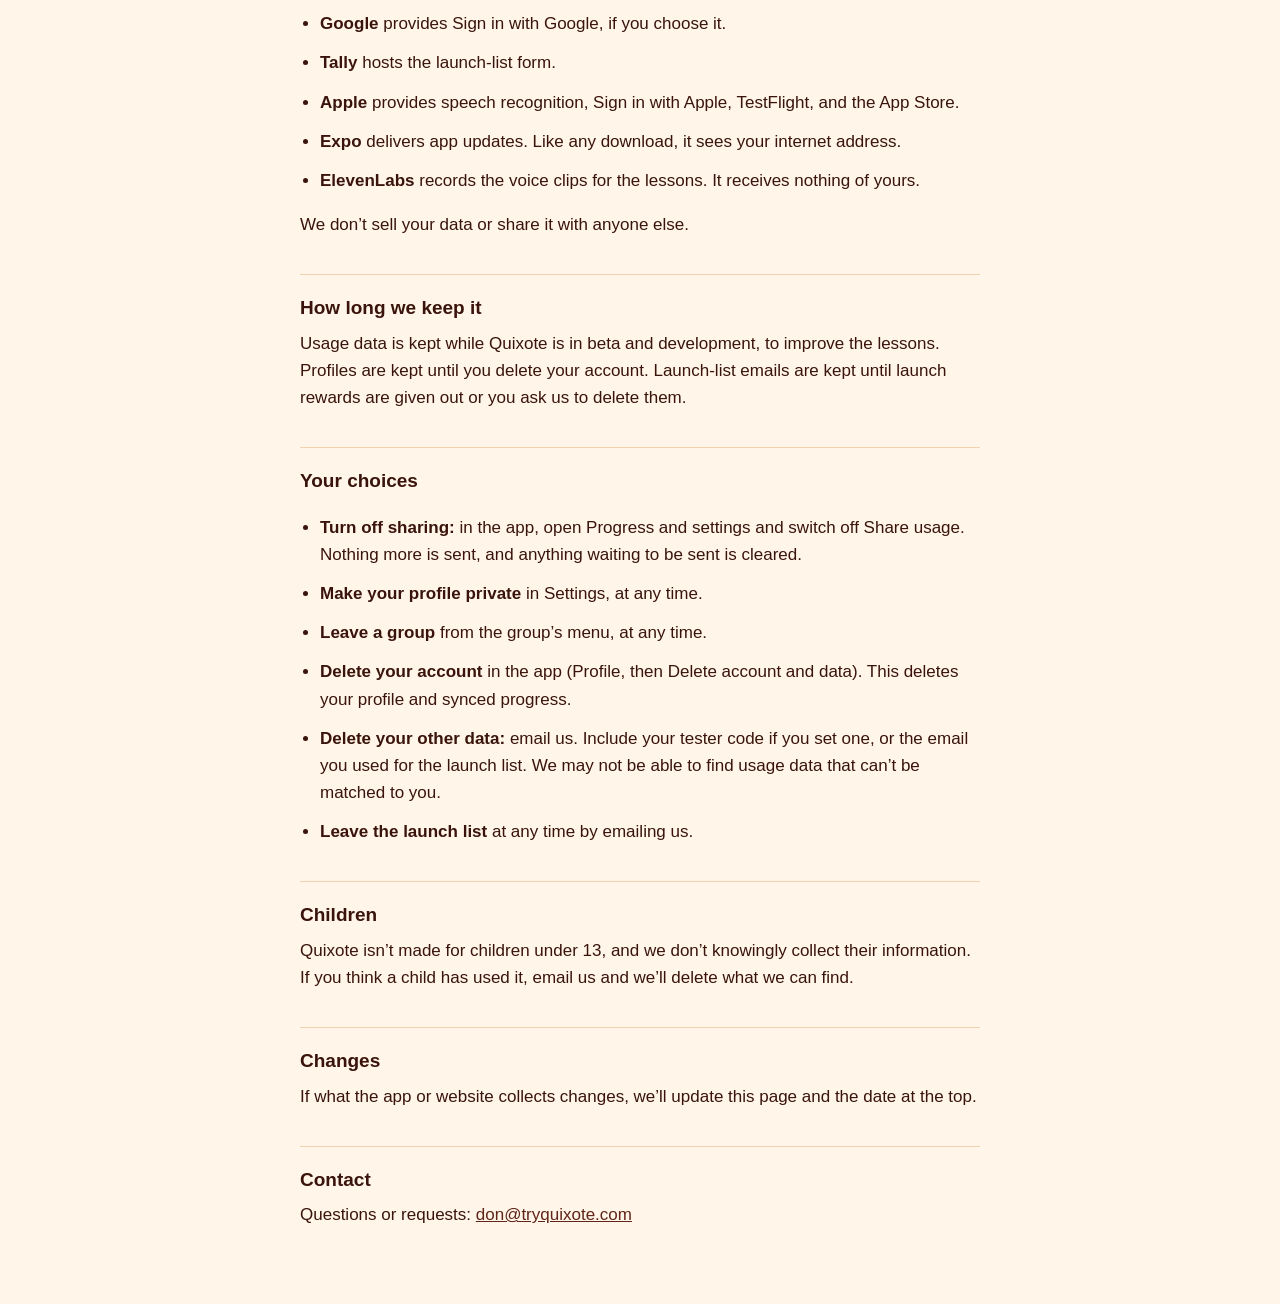
<file: privacy/index.html>
<!doctype html>
<html lang="en">
<head>
<meta charset="utf-8">
<meta name="viewport" content="width=device-width, initial-scale=1">
<title>Privacy policy · Quixote</title>
<meta name="description" content="What the Quixote app and website collect, why, and how to turn it off.">
<link rel="icon" href="/favicon.png">
<link rel="apple-touch-icon" href="/apple-touch-icon.png">
<link rel="stylesheet" href="/style.css">
<script>
!function(t,e){var o,n,p,r;e.__SV||(window.posthog=e,e._i=[],e.init=function(i,s,a){function g(t,e){var o=e.split(".");2==o.length&&(t=t[o[0]],e=o[1]),t[e]=function(){t.push([e].concat(Array.prototype.slice.call(arguments,0)))}}(p=t.createElement("script")).type="text/javascript",p.crossOrigin="anonymous",p.async=!0,p.src=s.api_host.replace(".i.posthog.com","-assets.i.posthog.com")+"/static/array.js",(r=t.getElementsByTagName("script")[0]).parentNode.insertBefore(p,r);var u=e;for(void 0!==a?u=e[a]=[]:a="posthog",u.people=u.people||[],u.toString=function(t){var e="posthog";return"posthog"!==a&&(e+="."+a),t||(e+=" (stub)"),e},u.people.toString=function(){return u.toString(1)+".people (stub)"},o="capture identify alias people.set people.set_once set_config register register_once unregister opt_out_capturing has_opted_out_capturing opt_in_capturing reset".split(" "),n=0;n<o.length;n++)g(u,o[n]);e._i.push([i,s,a])},e.__SV=1)}(document,window.posthog||[]);
// Cookieless: nothing is stored in the browser, so each visit counts on its own.
posthog.init('phc_tbbDS4yvVKEzCw4Qt7cYKvXrkmRtzE3b4XZtyAKqno43', {
  api_host: 'https://us.i.posthog.com',
  persistence: 'memory',
  person_profiles: 'identified_only',
  autocapture: false,
  capture_pageview: true,
  capture_pageleave: false,
  disable_session_recording: true,
  disable_surveys: true,
  advanced_disable_feature_flags: true
});
posthog.register({ source: 'website' });
document.addEventListener('click', function (e) {
  var a = e.target.closest && e.target.closest('a[href]');
  if (!a) return;
  var h = a.href, ev = null;
  if (h.indexOf('testflight.apple.com/join') > -1) ev = 'site_beta_clicked';
  else if (h.indexOf('apps.apple.com/app/testflight') > -1) ev = 'site_testflight_app_clicked';
  else if (h.indexOf('tally.so') > -1) ev = 'site_launch_list_clicked';
  if (ev) posthog.capture(ev, { link_text: (a.textContent || '').trim().slice(0, 60), path: location.pathname }, { transport: 'sendBeacon' });
});
</script>
</head>
<body>
<main class="page">
  <a class="back" href="/">‹ Quixote</a>
  <h1>Privacy policy</h1>
  <p class="muted">Last updated November 27, 2026</p>

  <p>Quixote is a hands-free language app for your commute. It’s in beta, and this page explains in plain words what it collects and why. Short version: no recordings of your voice, ever. You can use the app without an account. If you share usage (on by default, easy to turn off), the app sends how you use it and the text of your spoken answers, under a random ID. If you make a profile, we store it so it follows you to a new phone, and it’s public unless you set it to private.</p>

  <h2>What stays on your phone</h2>
  <p>Your progress, scores, settings, the name or nickname you choose, how you usually get around, and anything you tell the characters about yourself in story episodes are saved on your phone. Deleting the app deletes them (unless you have a profile, below).</p>
  <p><strong>Distance learned</strong> is an estimate the app works out on your phone, from your learning time and how you said you usually get around. The app doesn’t read your location for it.</p>

  <h2>What the app sends, if you share usage</h2>
  <ul>
    <li><strong>A random tester ID</strong> created when you install the app. It isn’t linked to your name, email, or Apple ID.</li>
    <li><strong>How you use the app:</strong> lessons started and finished, how far you got, scores, which screens and buttons you used, voice commands, and microphone, audio playback or app update problems (for example, a line that cut out, or an app update that failed to download).</li>
    <li><strong>The text of your spoken answers</strong> (up to 120 characters each), as your phone recognized them, along with the phrase you were practising. This is how we find phrases people struggle with. If you answer a question about yourself in a story episode (where you’re from, for example), that answer’s text is included.</li>
    <li><strong>Your device:</strong> phone model, iOS version, app version, which language you’re learning, and a tester code if you entered one.</li>
    <li><strong>Approximate location</strong> (city, region, country), estimated from your internet connection by our analytics provider. We don’t use GPS.</li>
    <li><strong>Feedback you send</strong> from the app, including voice notes: if you say “note” during a lesson, what you say next is sent as text, as your phone recognized it, with the lesson and step you were on. Your voice itself is never recorded or sent. Feedback is sent even if usage sharing is off, because sending it is your choice each time.</li>
  </ul>

  <h2>If you make a profile</h2>
  <p>Profiles are optional. You sign in with Apple or Google, and we store your profile with Supabase so it’s backed up and follows you to a new phone.</p>
  <ul>
    <li><strong>From your sign-in:</strong> an account ID and your email address (with Sign in with Apple, you can hide your email, and Apple gives us a private relay address instead). We use your email only for your account and launch rewards.</li>
    <li><strong>What you choose to add:</strong> your name, a username, a picture from our set of avatars (you can’t upload photos yet), up to two flags for where you or your family are from, and the colors of your page. All of these are optional except the username.</li>
    <li><strong>Your progress:</strong> your belt, learning time, lessons finished, scores, languages, and the distance estimate, so they can be restored on a new phone. We also keep where your learning time and distance stood at the start of each week, for group leaderboards.</li>
    <li><strong>Your invite link</strong>, so referral rewards go to the right people.</li>
  </ul>
  <p><strong>Public or private.</strong> Profiles start public: anyone with the link to your page (tryquixote.com/u/your-username) can see your name, username, avatar, flags, belt, learning time, distance estimate, and languages. Your page never shows where or when you travel, your answers, or your scores. You can set your profile to private at any time in Settings: then only you can see it, nobody can look up your username, and your invite link still works.</p>
  <p><strong>Groups.</strong> Groups are optional and private: up to six people, joined only with the group’s code. If you join one, its members see your name, avatar, belt, learning time and distance (this week and all time), even if your profile is private. We store the group’s name, code, icon and theme, who is in it, and the icon and theme picked by that week’s top learner. Groups use icons from our set; you can’t upload photos to them yet. Leave a group at any time; a group is deleted when its last member leaves, and deleting your account removes you from every group.</p>
  <p><strong>Reporting.</strong> If you see a profile with offensive content, use the Report link on the page or email us, and we’ll review it and remove what breaks our rules.</p>

  <h2>What we don’t collect</h2>
  <p>We never record, store, or upload your voice. We don’t collect your email (unless you make a profile or join the launch list), contacts, photos, precise location, or advertising identifiers, and there are no ads.</p>

  <h2>Speech recognition</h2>
  <p>To understand your answers, Quixote uses Apple’s built-in speech recognition. Depending on your iPhone and language, Apple may process the audio on its servers. That’s covered by Apple’s privacy policy, and Apple doesn’t share the audio with us. We only receive the recognized text described above.</p>

  <h2>The launch list</h2>
  <p>If you join the launch list or invite a friend, you fill in a short form hosted by Tally, which asks for your email and which languages you want to learn. The form also receives your tester ID, so referral rewards go to the right people. We use your email only to tell you when Quixote launches and to give you your reward. Your language choices help us decide which languages to build next.</p>

  <h2>Visiting tryquixote.com</h2>
  <p>When you visit this website, we count the visit: the page you opened, the site that sent you there (and any campaign tag in the link), your browser and device type, approximate location estimated from your internet connection, and whether you tapped the beta, TestFlight, or launch-list links. The site sets no cookies and stores nothing in your browser, so visits aren’t linked to each other or to you, and they aren’t linked to the app.</p>

  <h2>Who helps us run Quixote</h2>
  <ul>
    <li><strong>PostHog</strong> (analytics, United States) receives the usage data above and the website visit counts.</li>
    <li><strong>Supabase</strong> (database and sign-in) stores profiles, if you make one.</li>
    <li><strong>Google</strong> provides Sign in with Google, if you choose it.</li>
    <li><strong>Tally</strong> hosts the launch-list form.</li>
    <li><strong>Apple</strong> provides speech recognition, Sign in with Apple, TestFlight, and the App Store.</li>
    <li><strong>Expo</strong> delivers app updates. Like any download, it sees your internet address.</li>
    <li><strong>ElevenLabs</strong> records the voice clips for the lessons. It receives nothing of yours.</li>
  </ul>
  <p>We don’t sell your data or share it with anyone else.</p>

  <h2>How long we keep it</h2>
  <p>Usage data is kept while Quixote is in beta and development, to improve the lessons. Profiles are kept until you delete your account. Launch-list emails are kept until launch rewards are given out or you ask us to delete them.</p>

  <h2>Your choices</h2>
  <ul>
    <li><strong>Turn off sharing:</strong> in the app, open Progress and settings and switch off Share usage. Nothing more is sent, and anything waiting to be sent is cleared.</li>
    <li><strong>Make your profile private</strong> in Settings, at any time.</li>
    <li><strong>Leave a group</strong> from the group’s menu, at any time.</li>
    <li><strong>Delete your account</strong> in the app (Profile, then Delete account and data). This deletes your profile and synced progress.</li>
    <li><strong>Delete your other data:</strong> email us. Include your tester code if you set one, or the email you used for the launch list. We may not be able to find usage data that can’t be matched to you.</li>
    <li><strong>Leave the launch list</strong> at any time by emailing us.</li>
  </ul>

  <h2>Children</h2>
  <p>Quixote isn’t made for children under 13, and we don’t knowingly collect their information. If you think a child has used it, email us and we’ll delete what we can find.</p>

  <h2>Changes</h2>
  <p>If what the app or website collects changes, we’ll update this page and the date at the top.</p>

  <h2>Contact</h2>
  <p>Questions or requests: <a href="mailto:don@tryquixote.com">don@tryquixote.com</a></p>
</main>
</body>
</html>
</file>
<file: style.css>
/* Quixote brand: the app icon's sunset. Course colors appear only on the language chips. */
:root {
  --bg: #FFF6E9;
  --ink: #3A140C;
  --maroon: #602418;
  --orange: #E4783C;
  --muted: #8A4A2A;
  --line: #F0D2AE;
  --tile: #FBE6CC;
}
* { box-sizing: border-box; }
body {
  margin: 0;
  background: var(--bg);
  color: var(--ink);
  font: 17px/1.6 -apple-system, BlinkMacSystemFont, "Segoe UI", Helvetica, Arial, sans-serif;
  border-top: 8px solid var(--orange);
}
.page { max-width: 720px; margin: 0 auto; padding: 48px 20px 64px; }
a { color: var(--maroon); }
h1, .brand-name { font-family: Georgia, "Times New Roman", serif; font-weight: 400; color: var(--maroon); }
h1 { font-size: 44px; line-height: 1.1; margin: 8px 0 4px; }
h2 { font-size: 19px; margin: 36px 0 6px; padding-top: 18px; border-top: 1px solid var(--line); }
p, li { margin: 0 0 12px; }
ul { padding-left: 20px; }
.muted { color: var(--muted); }
.back { display: inline-block; color: var(--muted); text-decoration: none; margin-bottom: 18px; }

/* Home */
.brand { display: flex; align-items: center; gap: 14px; margin-bottom: 16px; }
.brand img { width: 56px; height: 56px; border-radius: 13px; }
.brand-name { font-size: 54px; line-height: 1; margin: 0; }
.lede { font-size: 21px; line-height: 1.45; max-width: 30ch; margin-bottom: 14px; }
.chips { display: flex; flex-wrap: wrap; gap: 8px; align-items: center; margin-bottom: 24px; }
.chip { font-size: 13px; font-weight: 600; padding: 5px 12px; border-radius: 14px; }
.chip.de { background: #FFCE00; color: #000; }
.chip.es { background: #006847; color: #fff; }
.chip.fr { background: #002395; color: #fff; }
.chip-note { font-size: 13px; color: var(--muted); padding-left: 4px; }
.cta { display: flex; flex-wrap: wrap; align-items: center; gap: 14px; }
.button {
  display: inline-block; background: var(--maroon); color: var(--bg); text-decoration: none;
  border-radius: 14px; padding: 15px 24px; font-size: 17px; font-weight: 600;
}
.button:hover { background: #4A1A10; }
.cta-note { font-size: 13px; color: var(--muted); }
.join { margin-top: 4px; }
.join-step { display: flex; gap: 14px; align-items: flex-start; margin-bottom: 14px; }
.join-step > b { font-size: 24px; color: var(--orange); line-height: 1.6; width: 18px; }
.join-step span { display: block; font-size: 13px; color: var(--muted); line-height: 1.45; margin-top: 6px; max-width: 40ch; }
.button.secondary { background: transparent; color: var(--maroon); box-shadow: inset 0 0 0 1.5px var(--maroon); padding: 12px 20px; font-size: 16px; }
.button.secondary:hover { background: var(--tile); }
.join-tip { font-size: 13px; color: var(--muted); background: var(--tile); border-radius: 10px; padding: 10px 14px; max-width: 52ch; }
.section { border-top: 1px solid var(--line); margin-top: 32px; padding-top: 22px; }
.eyebrow { font-size: 11px; letter-spacing: 1.5px; font-weight: 600; color: var(--orange); margin: 0 0 10px; }
.headline { font-family: Georgia, "Times New Roman", serif; font-size: 30px; line-height: 1.25; color: var(--maroon); max-width: 24ch; margin: 0 0 12px; }
.body { max-width: 54ch; font-size: 16px; line-height: 1.65; }
.stats { display: grid; grid-template-columns: repeat(auto-fit, minmax(160px, 1fr)); gap: 12px; margin: 18px 0; }
.stat { background: var(--tile); border-radius: 12px; padding: 14px 16px; }
.stat b { display: block; font-size: 28px; font-weight: 600; color: var(--maroon); line-height: 1.2; }
.stat span { font-size: 13px; color: var(--muted); line-height: 1.4; display: block; margin-top: 2px; }
.steps { display: grid; grid-template-columns: repeat(auto-fit, minmax(170px, 1fr)); gap: 16px; }
.step b { display: block; font-size: 24px; color: var(--orange); }
.step strong { display: block; font-size: 15px; margin: 2px 0; }
.step span { font-size: 13px; color: var(--muted); line-height: 1.45; display: block; }
.small { font-size: 14px; color: var(--muted); margin-top: 24px; }
footer { margin-top: 48px; padding-top: 14px; border-top: 1px solid var(--line); color: var(--muted); font-size: 14px; }
footer a { color: var(--muted); margin-right: 18px; }
@media (max-width: 480px) {
  .brand-name { font-size: 44px; }
  .brand img { width: 46px; height: 46px; }
  .lede { font-size: 19px; }
  .headline { font-size: 26px; }
}
</file>
